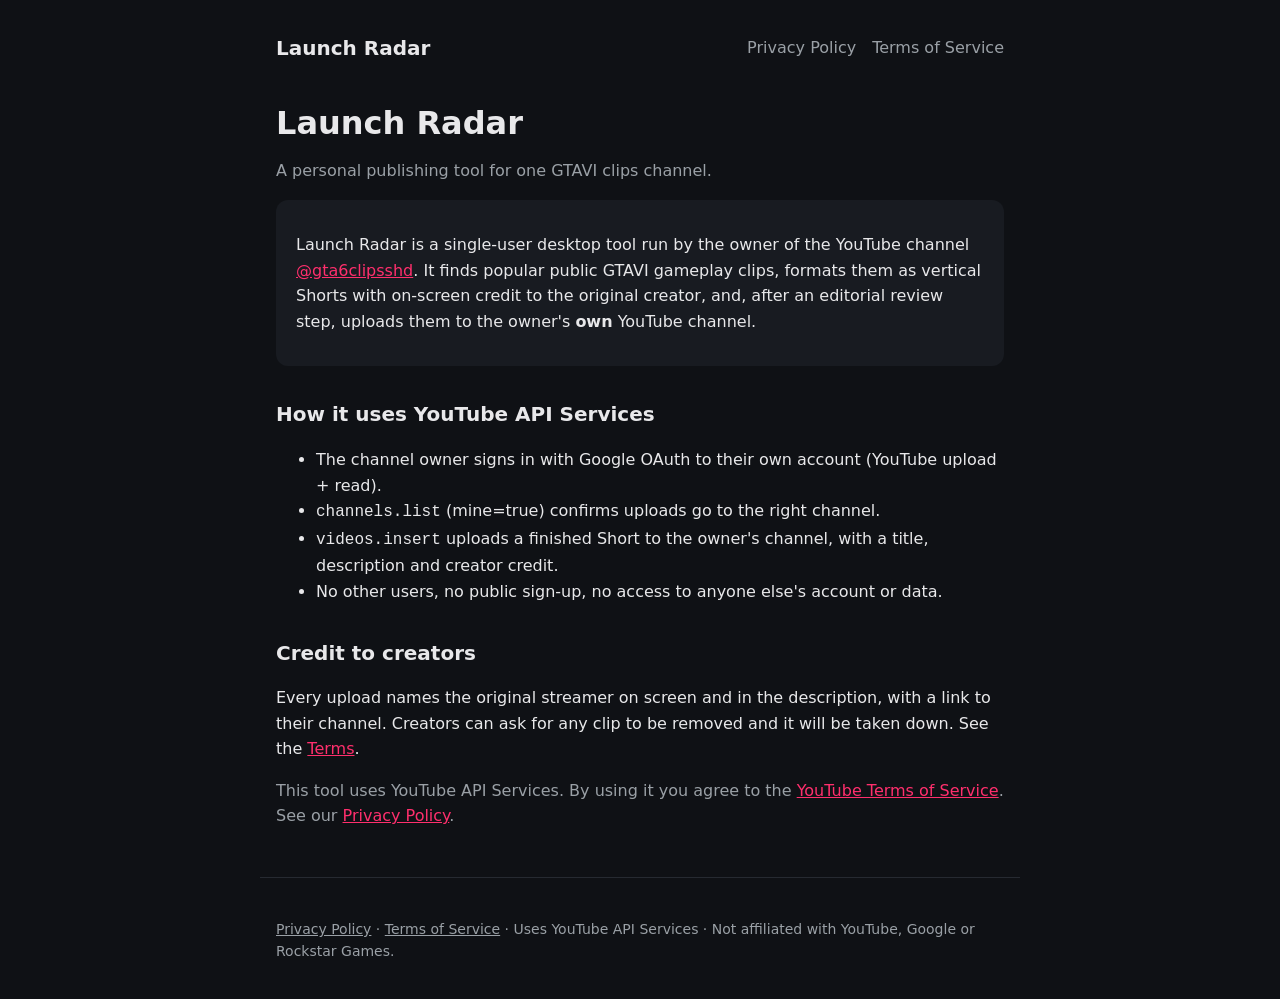
<file: index.html>
<!doctype html>
<html lang="en">
<head>
<meta charset="utf-8"><meta name="viewport" content="width=device-width,initial-scale=1">
<title>Launch Radar</title>
<link rel="stylesheet" href="style.css">
</head>
<body>
<header>
  <a class="brand" href="./">Launch Radar</a>
  <nav><a href="privacy.html">Privacy Policy</a><a href="terms.html">Terms of Service</a></nav>
</header>
<main>
  <h1>Launch Radar</h1>
  <p class="muted">A personal publishing tool for one GTAVI clips channel.</p>

  <div class="card">
    <p>Launch Radar is a single-user desktop tool run by the owner of the YouTube channel
    <a href="https://www.youtube.com/@gta6clipsshd">@gta6clipsshd</a>. It finds popular public
    GTAVI gameplay clips, formats them as vertical Shorts with on-screen credit to the original
    creator, and, after an editorial review step, uploads them to the owner's <strong>own</strong>
    YouTube channel.</p>
  </div>

  <h2>How it uses YouTube API Services</h2>
  <ul>
    <li>The channel owner signs in with Google OAuth to their own account (YouTube upload + read).</li>
    <li><code>channels.list</code> (mine=true) confirms uploads go to the right channel.</li>
    <li><code>videos.insert</code> uploads a finished Short to the owner's channel, with a title, description and creator credit.</li>
    <li>No other users, no public sign-up, no access to anyone else's account or data.</li>
  </ul>

  <h2>Credit to creators</h2>
  <p>Every upload names the original streamer on screen and in the description, with a link to their channel.
  Creators can ask for any clip to be removed and it will be taken down. See the <a href="terms.html">Terms</a>.</p>

  <p class="muted">This tool uses YouTube API Services. By using it you agree to the
  <a href="https://www.youtube.com/t/terms">YouTube Terms of Service</a>. See our
  <a href="privacy.html">Privacy Policy</a>.</p>
</main>
<footer>
  <a href="privacy.html">Privacy Policy</a> · <a href="terms.html">Terms of Service</a> ·
  Uses YouTube API Services · Not affiliated with YouTube, Google or Rockstar Games.
</footer>
</body>
</html>
</file>
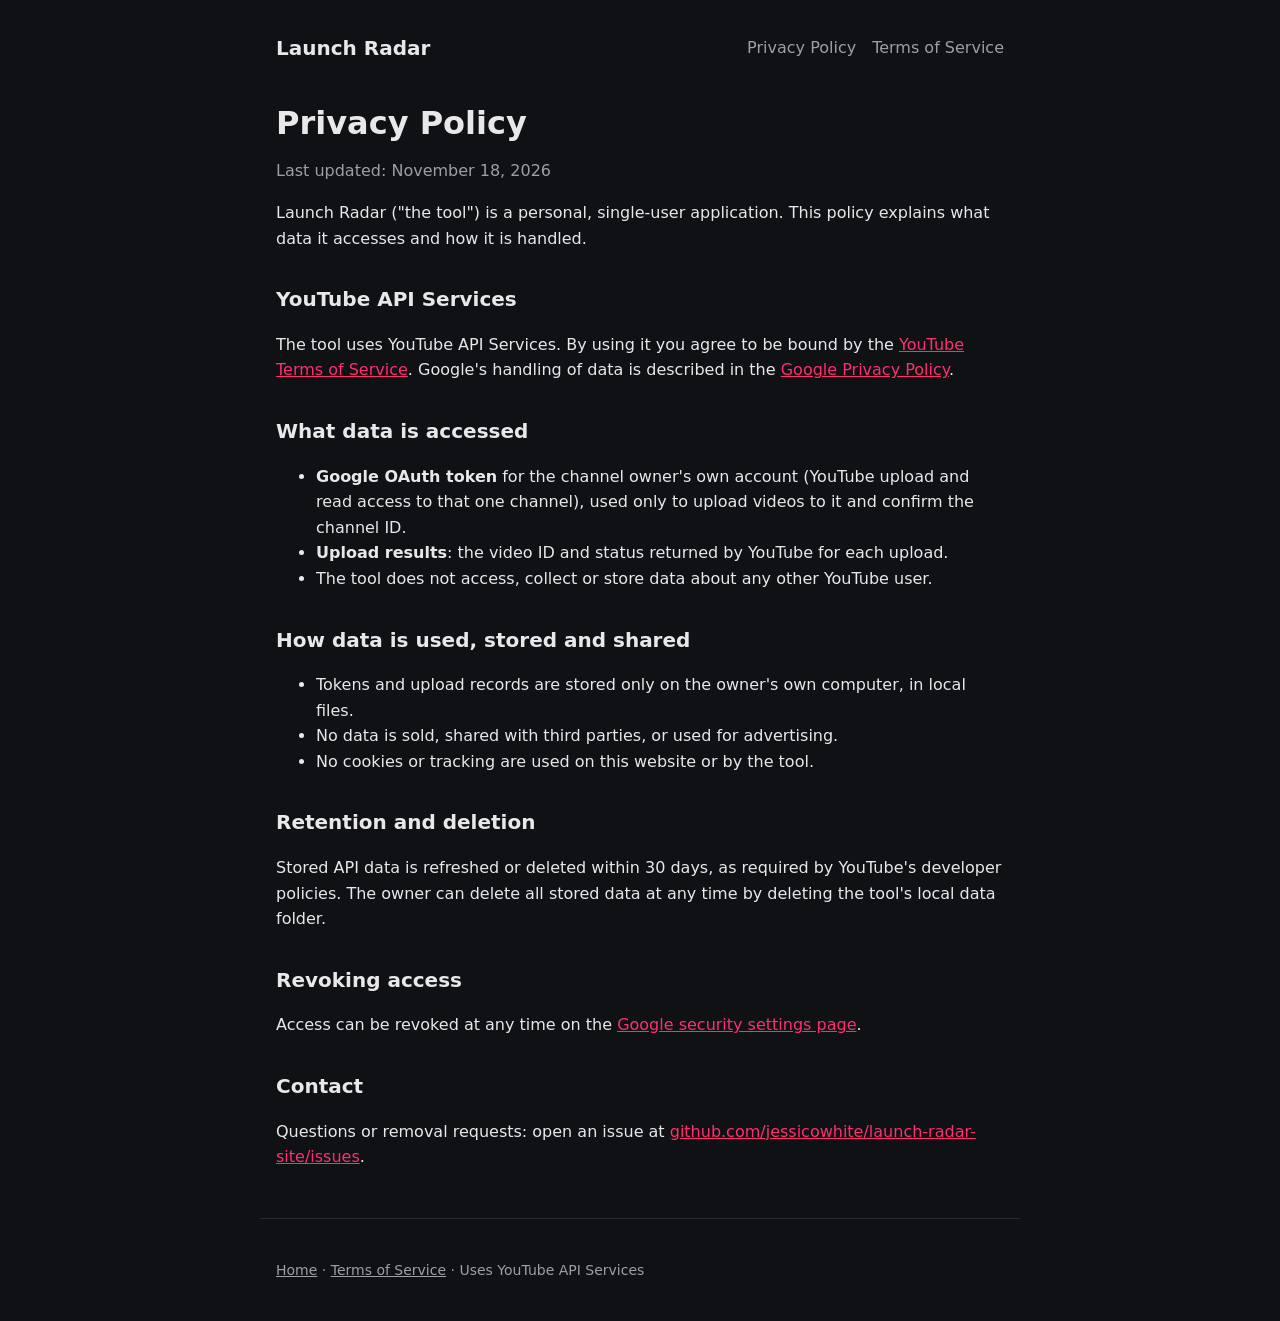
<file: privacy.html>
<!doctype html>
<html lang="en">
<head>
<meta charset="utf-8"><meta name="viewport" content="width=device-width,initial-scale=1">
<title>Privacy Policy · Launch Radar</title>
<link rel="stylesheet" href="style.css">
</head>
<body>
<header>
  <a class="brand" href="./">Launch Radar</a>
  <nav><a href="privacy.html">Privacy Policy</a><a href="terms.html">Terms of Service</a></nav>
</header>
<main>
  <h1>Privacy Policy</h1>
  <p class="muted">Last updated: November 18, 2026</p>

  <p>Launch Radar ("the tool") is a personal, single-user application. This policy explains what
  data it accesses and how it is handled.</p>

  <h2>YouTube API Services</h2>
  <p>The tool uses YouTube API Services. By using it you agree to be bound by the
  <a href="https://www.youtube.com/t/terms">YouTube Terms of Service</a>. Google's handling of
  data is described in the <a href="https://policies.google.com/privacy">Google Privacy Policy</a>.</p>

  <h2>What data is accessed</h2>
  <ul>
    <li><strong>Google OAuth token</strong> for the channel owner's own account (YouTube upload and
    read access to that one channel), used only to upload videos to it and confirm the channel ID.</li>
    <li><strong>Upload results</strong>: the video ID and status returned by YouTube for each upload.</li>
    <li>The tool does not access, collect or store data about any other YouTube user.</li>
  </ul>

  <h2>How data is used, stored and shared</h2>
  <ul>
    <li>Tokens and upload records are stored only on the owner's own computer, in local files.</li>
    <li>No data is sold, shared with third parties, or used for advertising.</li>
    <li>No cookies or tracking are used on this website or by the tool.</li>
  </ul>

  <h2>Retention and deletion</h2>
  <p>Stored API data is refreshed or deleted within 30 days, as required by YouTube's developer policies.
  The owner can delete all stored data at any time by deleting the tool's local data folder.</p>

  <h2>Revoking access</h2>
  <p>Access can be revoked at any time on the
  <a href="https://security.google.com/settings/security/permissions">Google security settings page</a>.</p>

  <h2>Contact</h2>
  <p>Questions or removal requests: open an issue at
  <a href="https://github.com/jessicowhite/launch-radar-site/issues">github.com/jessicowhite/launch-radar-site/issues</a>.</p>
</main>
<footer>
  <a href="./">Home</a> · <a href="terms.html">Terms of Service</a> · Uses YouTube API Services
</footer>
</body>
</html>
</file>
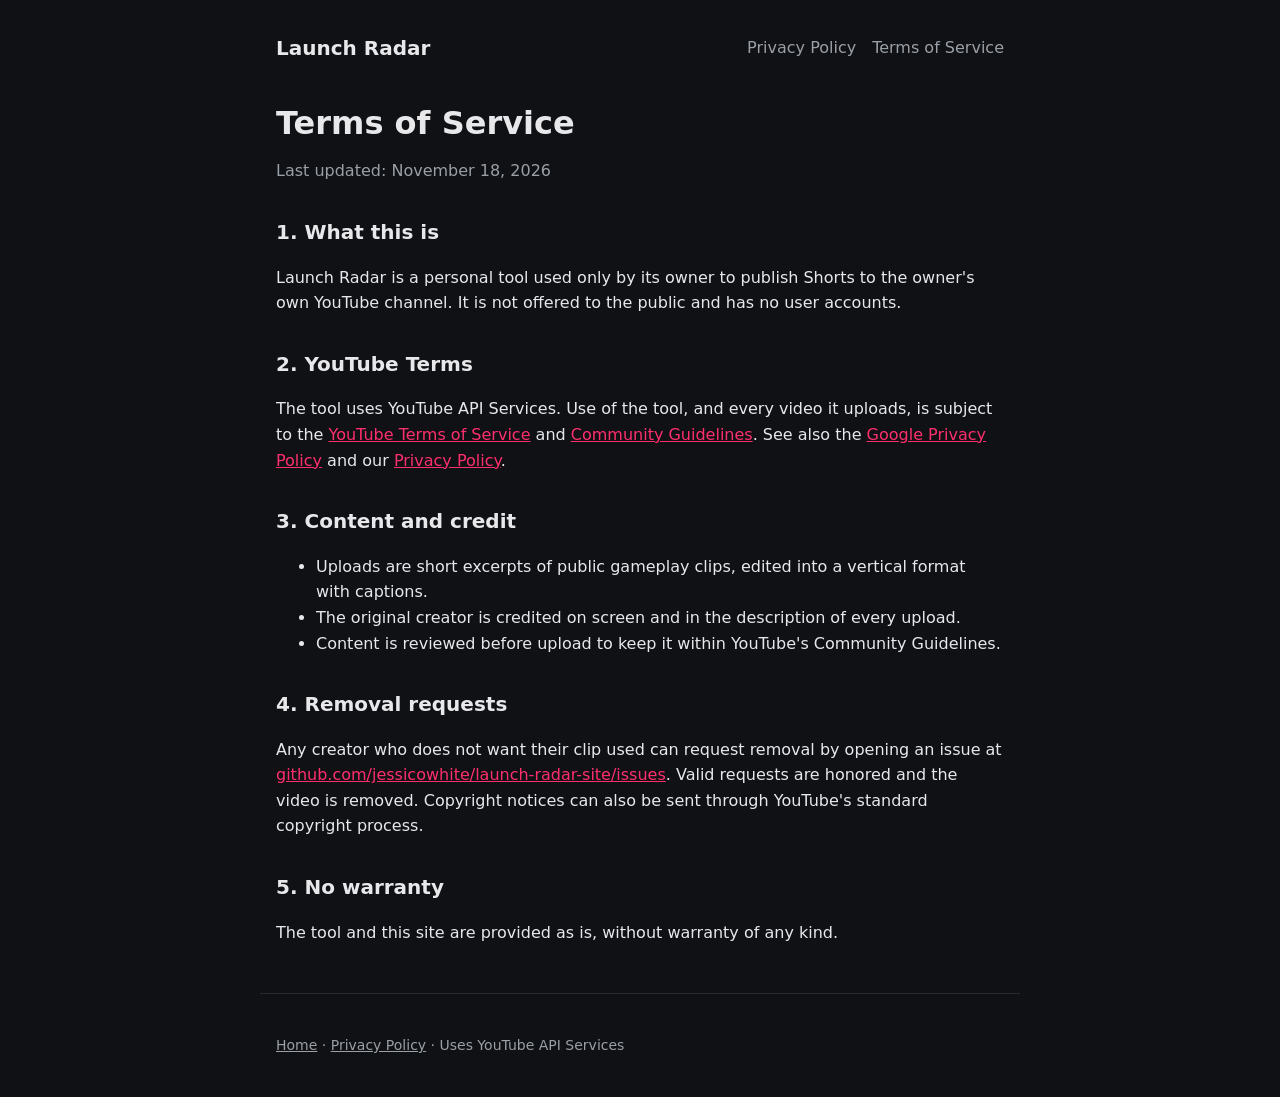
<file: terms.html>
<!doctype html>
<html lang="en">
<head>
<meta charset="utf-8"><meta name="viewport" content="width=device-width,initial-scale=1">
<title>Terms of Service · Launch Radar</title>
<link rel="stylesheet" href="style.css">
</head>
<body>
<header>
  <a class="brand" href="./">Launch Radar</a>
  <nav><a href="privacy.html">Privacy Policy</a><a href="terms.html">Terms of Service</a></nav>
</header>
<main>
  <h1>Terms of Service</h1>
  <p class="muted">Last updated: November 18, 2026</p>

  <h2>1. What this is</h2>
  <p>Launch Radar is a personal tool used only by its owner to publish Shorts to the owner's own
  YouTube channel. It is not offered to the public and has no user accounts.</p>

  <h2>2. YouTube Terms</h2>
  <p>The tool uses YouTube API Services. Use of the tool, and every video it uploads, is subject to the
  <a href="https://www.youtube.com/t/terms">YouTube Terms of Service</a> and
  <a href="https://www.youtube.com/howyoutubeworks/policies/community-guidelines/">Community Guidelines</a>.
  See also the <a href="https://policies.google.com/privacy">Google Privacy Policy</a> and our
  <a href="privacy.html">Privacy Policy</a>.</p>

  <h2>3. Content and credit</h2>
  <ul>
    <li>Uploads are short excerpts of public gameplay clips, edited into a vertical format with captions.</li>
    <li>The original creator is credited on screen and in the description of every upload.</li>
    <li>Content is reviewed before upload to keep it within YouTube's Community Guidelines.</li>
  </ul>

  <h2>4. Removal requests</h2>
  <p>Any creator who does not want their clip used can request removal by opening an issue at
  <a href="https://github.com/jessicowhite/launch-radar-site/issues">github.com/jessicowhite/launch-radar-site/issues</a>.
  Valid requests are honored and the video is removed. Copyright notices can also be sent through
  YouTube's standard copyright process.</p>

  <h2>5. No warranty</h2>
  <p>The tool and this site are provided as is, without warranty of any kind.</p>
</main>
<footer>
  <a href="./">Home</a> · <a href="privacy.html">Privacy Policy</a> · Uses YouTube API Services
</footer>
</body>
</html>
</file>
<file: style.css>
:root { --bg:#0f1115; --fg:#e8e8ea; --muted:#9aa0a6; --accent:#ff2f6d; --card:#181b21; }
* { box-sizing:border-box; }
body { margin:0; background:var(--bg); color:var(--fg); font:16px/1.6 system-ui,-apple-system,Segoe UI,Roboto,sans-serif; }
header, main, footer { max-width:760px; margin:0 auto; padding:0 16px; }
header { padding-top:32px; display:flex; justify-content:space-between; align-items:center; flex-wrap:wrap; gap:8px; }
header a.brand { color:var(--fg); font-weight:800; font-size:20px; text-decoration:none; }
nav a { color:var(--muted); margin-left:16px; text-decoration:none; }
nav a:hover, a { color:var(--accent); }
h1 { font-size:32px; line-height:1.2; margin:40px 0 8px; }
h2 { margin-top:32px; font-size:20px; }
.card { background:var(--card); border-radius:12px; padding:16px 20px; margin:16px 0; }
.muted { color:var(--muted); }
footer { padding:40px 16px; color:var(--muted); font-size:14px; border-top:1px solid #262a31; margin-top:48px; }
footer a { color:var(--muted); }
</file>
